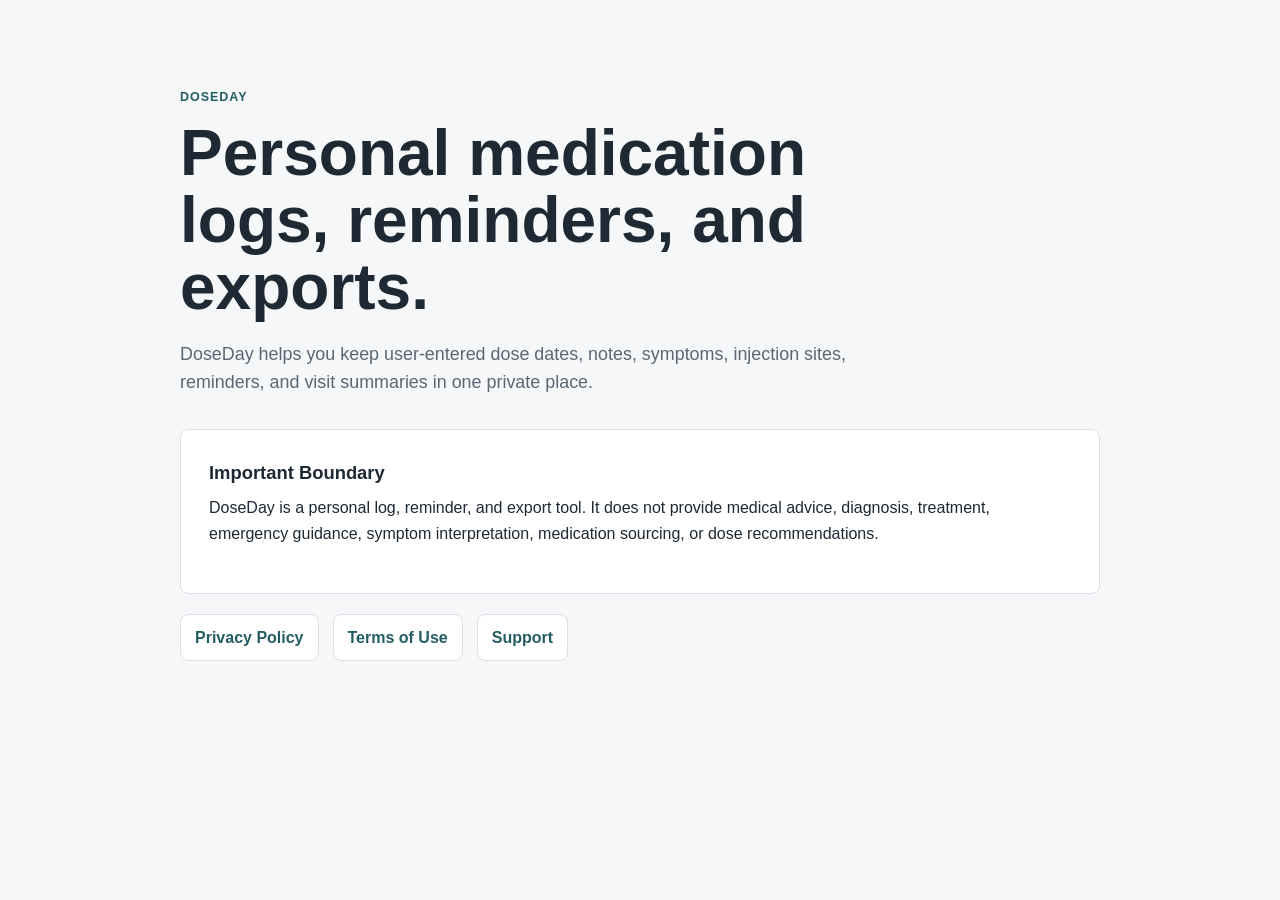
<file: index.html>
<!doctype html>
<html lang="en">
<head>
  <meta charset="utf-8">
  <meta name="viewport" content="width=device-width, initial-scale=1">
  <title>DoseDay</title>
  <link rel="stylesheet" href="styles.css">
</head>
<body>
  <main class="page">
    <header class="hero">
      <p class="eyebrow">DoseDay</p>
      <h1>Personal medication logs, reminders, and exports.</h1>
      <p>DoseDay helps you keep user-entered dose dates, notes, symptoms, injection sites, reminders, and visit summaries in one private place.</p>
    </header>

    <section class="panel">
      <h2>Important Boundary</h2>
      <p>DoseDay is a personal log, reminder, and export tool. It does not provide medical advice, diagnosis, treatment, emergency guidance, symptom interpretation, medication sourcing, or dose recommendations.</p>
    </section>

    <nav class="links" aria-label="Legal and support links">
      <a href="privacy.html">Privacy Policy</a>
      <a href="terms.html">Terms of Use</a>
      <a href="support.html">Support</a>
    </nav>
  </main>
</body>
</html>
</file>
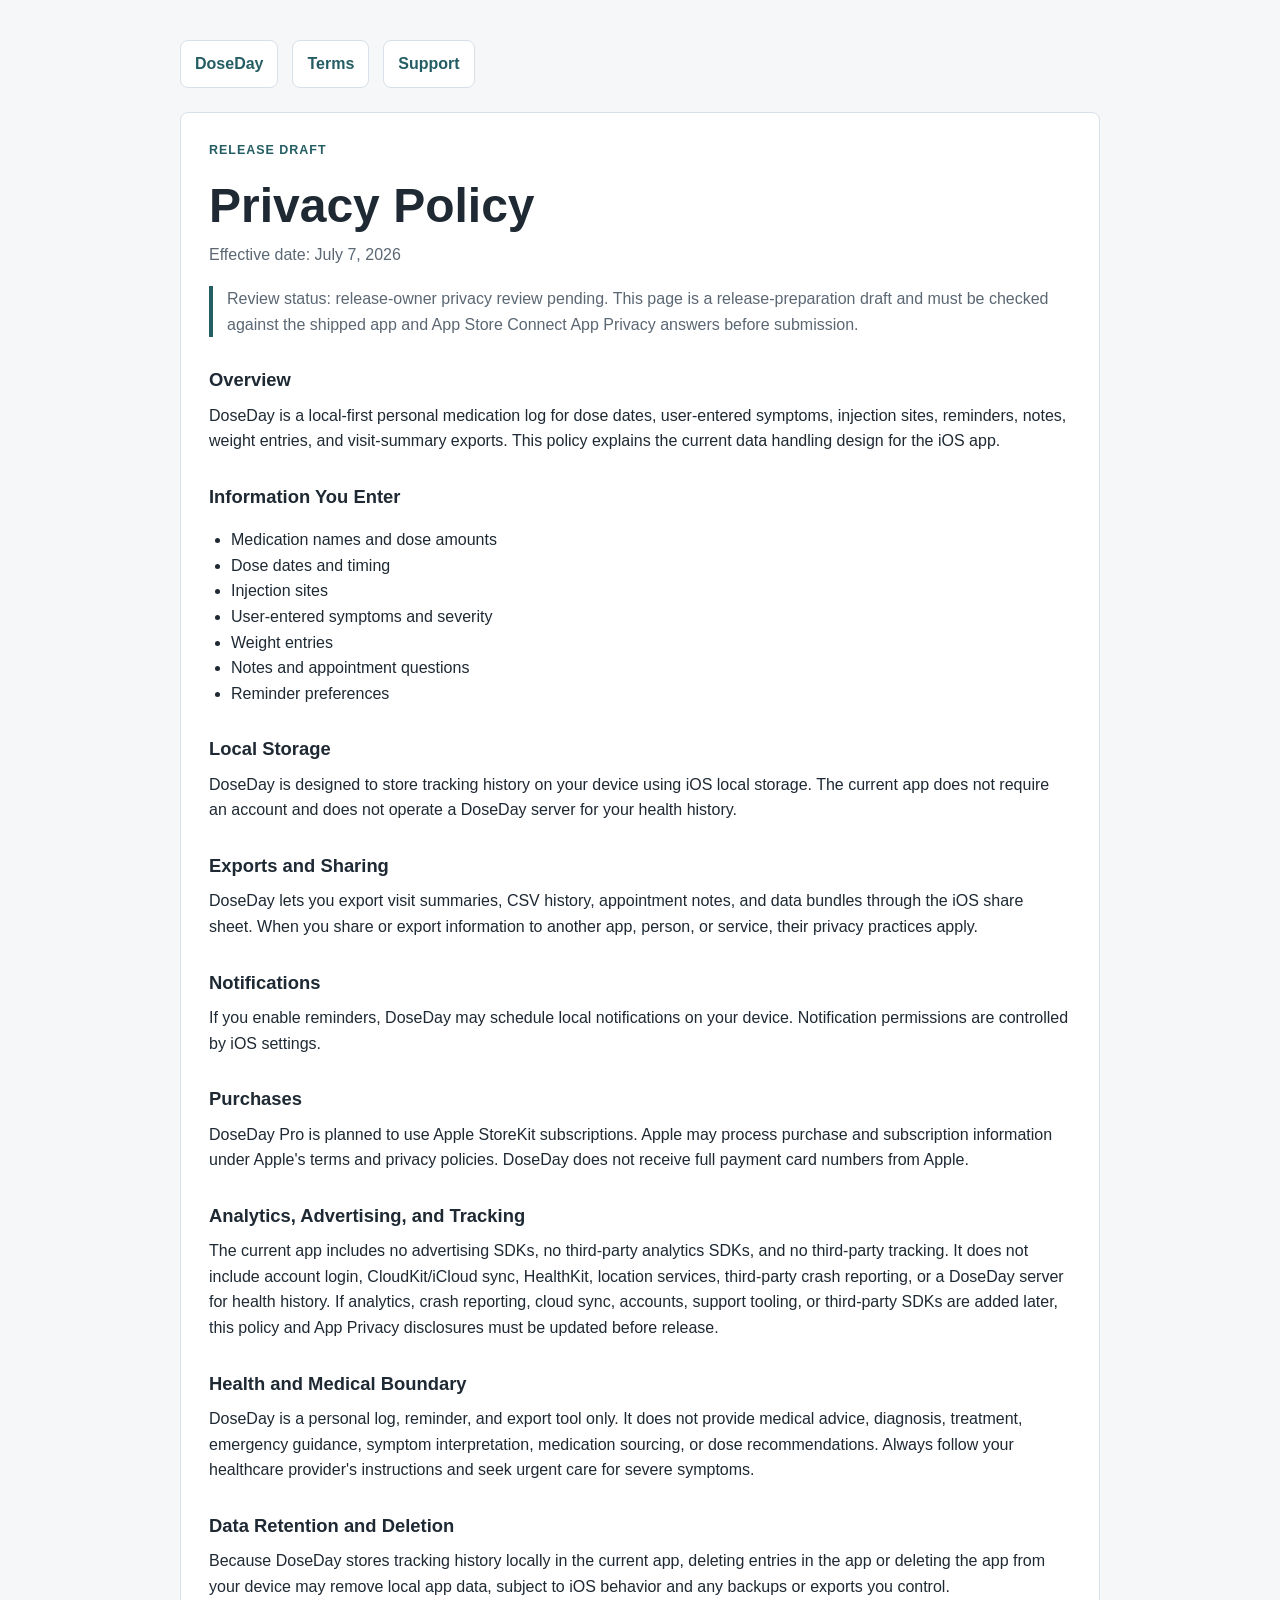
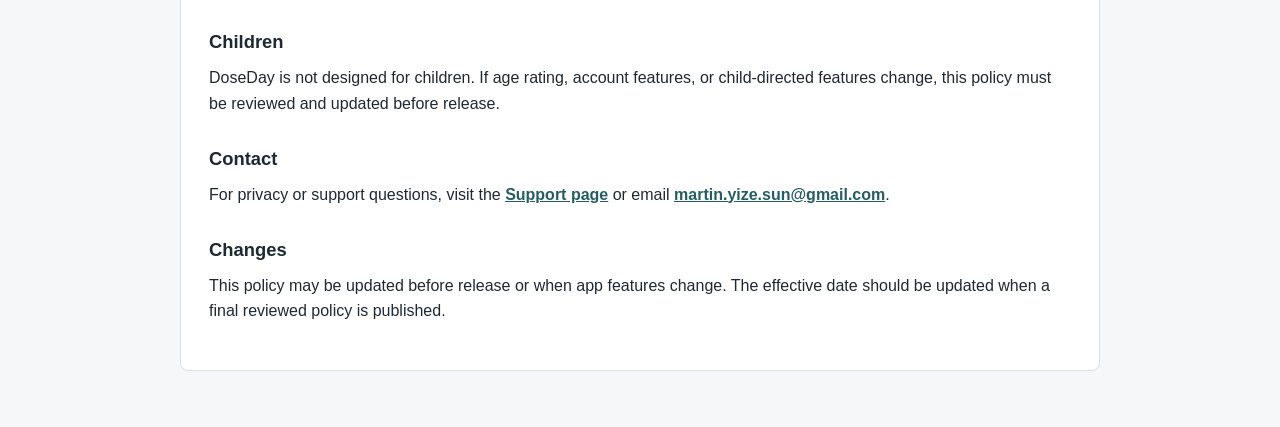
<file: privacy.html>
<!doctype html>
<html lang="en">
<head>
  <meta charset="utf-8">
  <meta name="viewport" content="width=device-width, initial-scale=1">
  <title>DoseDay Privacy Policy</title>
  <link rel="stylesheet" href="styles.css">
</head>
<body>
  <main class="page">
    <nav class="topnav" aria-label="Site navigation">
      <a href="index.html">DoseDay</a>
      <a href="terms.html">Terms</a>
      <a href="support.html">Support</a>
    </nav>

    <article class="document">
      <p class="eyebrow">Release draft</p>
      <h1>Privacy Policy</h1>
      <p class="muted">Effective date: July 7, 2026</p>
      <p class="notice">Review status: release-owner privacy review pending. This page is a release-preparation draft and must be checked against the shipped app and App Store Connect App Privacy answers before submission.</p>

      <h2>Overview</h2>
      <p>DoseDay is a local-first personal medication log for dose dates, user-entered symptoms, injection sites, reminders, notes, weight entries, and visit-summary exports. This policy explains the current data handling design for the iOS app.</p>

      <h2>Information You Enter</h2>
      <ul>
        <li>Medication names and dose amounts</li>
        <li>Dose dates and timing</li>
        <li>Injection sites</li>
        <li>User-entered symptoms and severity</li>
        <li>Weight entries</li>
        <li>Notes and appointment questions</li>
        <li>Reminder preferences</li>
      </ul>

      <h2>Local Storage</h2>
      <p>DoseDay is designed to store tracking history on your device using iOS local storage. The current app does not require an account and does not operate a DoseDay server for your health history.</p>

      <h2>Exports and Sharing</h2>
      <p>DoseDay lets you export visit summaries, CSV history, appointment notes, and data bundles through the iOS share sheet. When you share or export information to another app, person, or service, their privacy practices apply.</p>

      <h2>Notifications</h2>
      <p>If you enable reminders, DoseDay may schedule local notifications on your device. Notification permissions are controlled by iOS settings.</p>

      <h2>Purchases</h2>
      <p>DoseDay Pro is planned to use Apple StoreKit subscriptions. Apple may process purchase and subscription information under Apple's terms and privacy policies. DoseDay does not receive full payment card numbers from Apple.</p>

      <h2>Analytics, Advertising, and Tracking</h2>
      <p>The current app includes no advertising SDKs, no third-party analytics SDKs, and no third-party tracking. It does not include account login, CloudKit/iCloud sync, HealthKit, location services, third-party crash reporting, or a DoseDay server for health history. If analytics, crash reporting, cloud sync, accounts, support tooling, or third-party SDKs are added later, this policy and App Privacy disclosures must be updated before release.</p>

      <h2>Health and Medical Boundary</h2>
      <p>DoseDay is a personal log, reminder, and export tool only. It does not provide medical advice, diagnosis, treatment, emergency guidance, symptom interpretation, medication sourcing, or dose recommendations. Always follow your healthcare provider's instructions and seek urgent care for severe symptoms.</p>

      <h2>Data Retention and Deletion</h2>
      <p>Because DoseDay stores tracking history locally in the current app, deleting entries in the app or deleting the app from your device may remove local app data, subject to iOS behavior and any backups or exports you control.</p>

      <h2>Children</h2>
      <p>DoseDay is not designed for children. If age rating, account features, or child-directed features change, this policy must be reviewed and updated before release.</p>

      <h2>Contact</h2>
      <p>For privacy or support questions, visit the <a href="support.html">Support page</a> or email <a href="mailto:martin.yize.sun@gmail.com">martin.yize.sun@gmail.com</a>.</p>

      <h2>Changes</h2>
      <p>This policy may be updated before release or when app features change. The effective date should be updated when a final reviewed policy is published.</p>
    </article>
  </main>
</body>
</html>
</file>
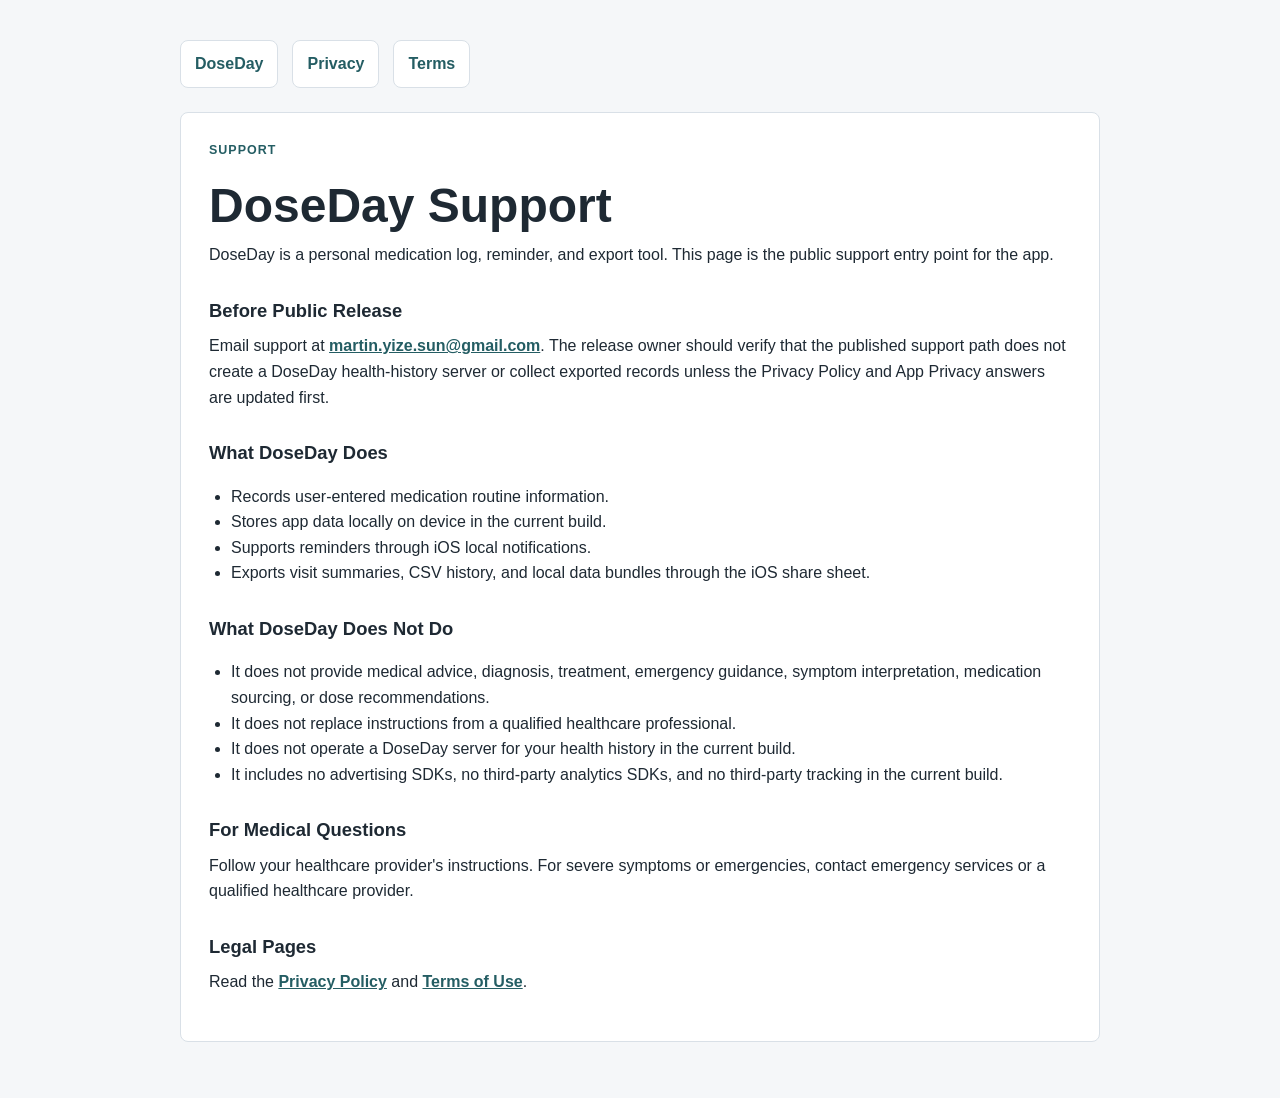
<file: support.html>
<!doctype html>
<html lang="en">
<head>
  <meta charset="utf-8">
  <meta name="viewport" content="width=device-width, initial-scale=1">
  <title>DoseDay Support</title>
  <link rel="stylesheet" href="styles.css">
</head>
<body>
  <main class="page">
    <nav class="topnav" aria-label="Site navigation">
      <a href="index.html">DoseDay</a>
      <a href="privacy.html">Privacy</a>
      <a href="terms.html">Terms</a>
    </nav>

    <article class="document">
      <p class="eyebrow">Support</p>
      <h1>DoseDay Support</h1>
      <p>DoseDay is a personal medication log, reminder, and export tool. This page is the public support entry point for the app.</p>

      <h2>Before Public Release</h2>
      <p>Email support at <a href="mailto:martin.yize.sun@gmail.com">martin.yize.sun@gmail.com</a>. The release owner should verify that the published support path does not create a DoseDay health-history server or collect exported records unless the Privacy Policy and App Privacy answers are updated first.</p>

      <h2>What DoseDay Does</h2>
      <ul>
        <li>Records user-entered medication routine information.</li>
        <li>Stores app data locally on device in the current build.</li>
        <li>Supports reminders through iOS local notifications.</li>
        <li>Exports visit summaries, CSV history, and local data bundles through the iOS share sheet.</li>
      </ul>

      <h2>What DoseDay Does Not Do</h2>
      <ul>
        <li>It does not provide medical advice, diagnosis, treatment, emergency guidance, symptom interpretation, medication sourcing, or dose recommendations.</li>
        <li>It does not replace instructions from a qualified healthcare professional.</li>
        <li>It does not operate a DoseDay server for your health history in the current build.</li>
        <li>It includes no advertising SDKs, no third-party analytics SDKs, and no third-party tracking in the current build.</li>
      </ul>

      <h2>For Medical Questions</h2>
      <p>Follow your healthcare provider's instructions. For severe symptoms or emergencies, contact emergency services or a qualified healthcare provider.</p>

      <h2>Legal Pages</h2>
      <p>Read the <a href="privacy.html">Privacy Policy</a> and <a href="terms.html">Terms of Use</a>.</p>
    </article>
  </main>
</body>
</html>
</file>
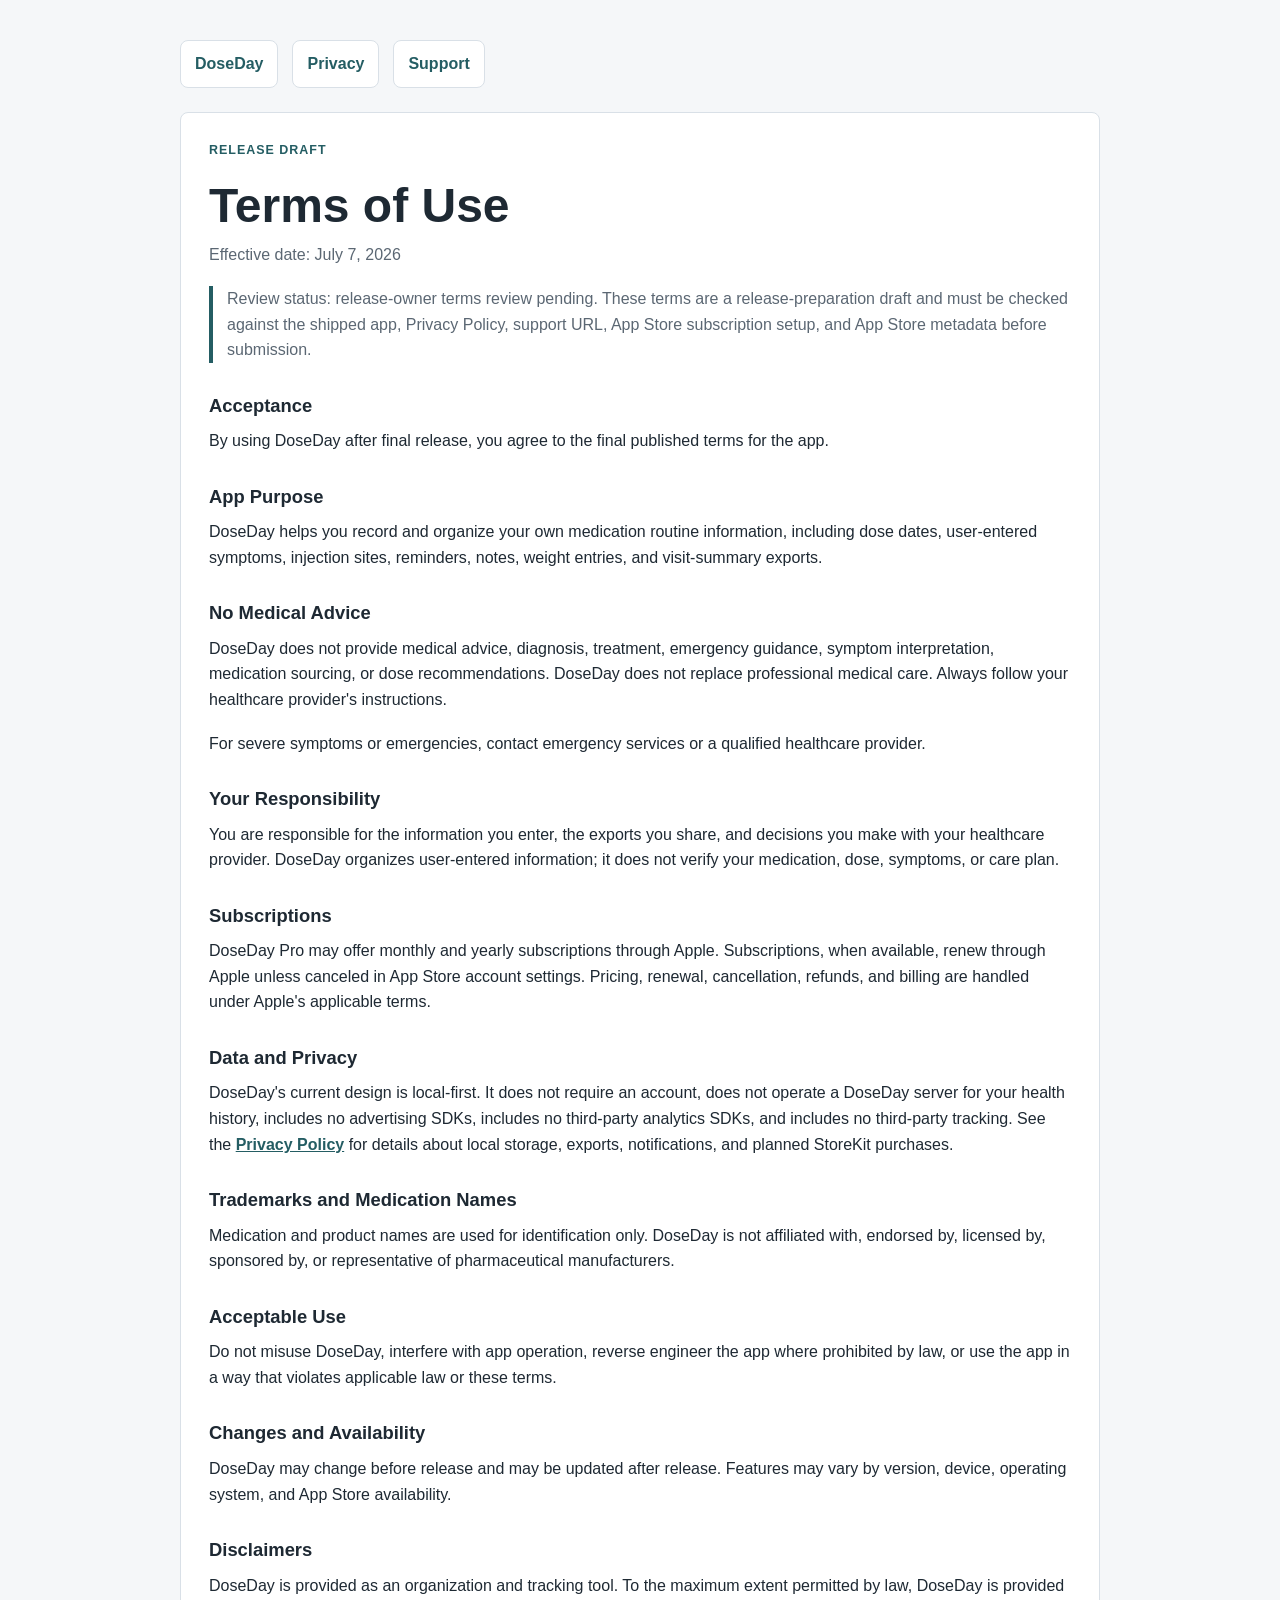
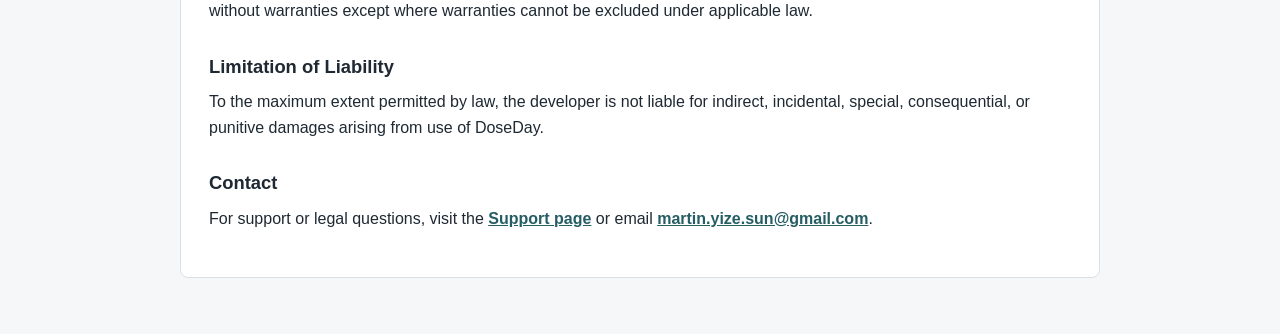
<file: terms.html>
<!doctype html>
<html lang="en">
<head>
  <meta charset="utf-8">
  <meta name="viewport" content="width=device-width, initial-scale=1">
  <title>DoseDay Terms of Use</title>
  <link rel="stylesheet" href="styles.css">
</head>
<body>
  <main class="page">
    <nav class="topnav" aria-label="Site navigation">
      <a href="index.html">DoseDay</a>
      <a href="privacy.html">Privacy</a>
      <a href="support.html">Support</a>
    </nav>

    <article class="document">
      <p class="eyebrow">Release draft</p>
      <h1>Terms of Use</h1>
      <p class="muted">Effective date: July 7, 2026</p>
      <p class="notice">Review status: release-owner terms review pending. These terms are a release-preparation draft and must be checked against the shipped app, Privacy Policy, support URL, App Store subscription setup, and App Store metadata before submission.</p>

      <h2>Acceptance</h2>
      <p>By using DoseDay after final release, you agree to the final published terms for the app.</p>

      <h2>App Purpose</h2>
      <p>DoseDay helps you record and organize your own medication routine information, including dose dates, user-entered symptoms, injection sites, reminders, notes, weight entries, and visit-summary exports.</p>

      <h2>No Medical Advice</h2>
      <p>DoseDay does not provide medical advice, diagnosis, treatment, emergency guidance, symptom interpretation, medication sourcing, or dose recommendations. DoseDay does not replace professional medical care. Always follow your healthcare provider's instructions.</p>
      <p>For severe symptoms or emergencies, contact emergency services or a qualified healthcare provider.</p>

      <h2>Your Responsibility</h2>
      <p>You are responsible for the information you enter, the exports you share, and decisions you make with your healthcare provider. DoseDay organizes user-entered information; it does not verify your medication, dose, symptoms, or care plan.</p>

      <h2>Subscriptions</h2>
      <p>DoseDay Pro may offer monthly and yearly subscriptions through Apple. Subscriptions, when available, renew through Apple unless canceled in App Store account settings. Pricing, renewal, cancellation, refunds, and billing are handled under Apple's applicable terms.</p>

      <h2>Data and Privacy</h2>
      <p>DoseDay's current design is local-first. It does not require an account, does not operate a DoseDay server for your health history, includes no advertising SDKs, includes no third-party analytics SDKs, and includes no third-party tracking. See the <a href="privacy.html">Privacy Policy</a> for details about local storage, exports, notifications, and planned StoreKit purchases.</p>

      <h2>Trademarks and Medication Names</h2>
      <p>Medication and product names are used for identification only. DoseDay is not affiliated with, endorsed by, licensed by, sponsored by, or representative of pharmaceutical manufacturers.</p>

      <h2>Acceptable Use</h2>
      <p>Do not misuse DoseDay, interfere with app operation, reverse engineer the app where prohibited by law, or use the app in a way that violates applicable law or these terms.</p>

      <h2>Changes and Availability</h2>
      <p>DoseDay may change before release and may be updated after release. Features may vary by version, device, operating system, and App Store availability.</p>

      <h2>Disclaimers</h2>
      <p>DoseDay is provided as an organization and tracking tool. To the maximum extent permitted by law, DoseDay is provided without warranties except where warranties cannot be excluded under applicable law.</p>

      <h2>Limitation of Liability</h2>
      <p>To the maximum extent permitted by law, the developer is not liable for indirect, incidental, special, consequential, or punitive damages arising from use of DoseDay.</p>

      <h2>Contact</h2>
      <p>For support or legal questions, visit the <a href="support.html">Support page</a> or email <a href="mailto:martin.yize.sun@gmail.com">martin.yize.sun@gmail.com</a>.</p>
    </article>
  </main>
</body>
</html>
</file>
<file: styles.css>
:root {
  color-scheme: light;
  --ink: #1e2933;
  --muted: #5b6773;
  --line: #d9e0e7;
  --surface: #ffffff;
  --page: #f5f7f9;
  --accent: #245d63;
}

* {
  box-sizing: border-box;
}

body {
  margin: 0;
  font-family: -apple-system, BlinkMacSystemFont, "Segoe UI", sans-serif;
  background: var(--page);
  color: var(--ink);
  line-height: 1.6;
}

a {
  color: var(--accent);
  font-weight: 650;
}

.page {
  width: min(920px, calc(100% - 32px));
  margin: 0 auto;
  padding: 40px 0 56px;
}

.hero {
  padding: 48px 0 32px;
}

.hero h1 {
  max-width: 760px;
  margin: 0 0 18px;
  font-size: clamp(2rem, 6vw, 4rem);
  line-height: 1.05;
  letter-spacing: 0;
}

.hero p:last-child {
  max-width: 680px;
  margin: 0;
  color: var(--muted);
  font-size: 1.12rem;
}

.eyebrow {
  margin: 0 0 12px;
  color: var(--accent);
  font-size: 0.78rem;
  font-weight: 750;
  letter-spacing: 0.08em;
  text-transform: uppercase;
}

.panel,
.document {
  background: var(--surface);
  border: 1px solid var(--line);
  border-radius: 8px;
  padding: 28px;
}

.panel {
  margin: 0 0 20px;
}

.panel h2,
.document h2 {
  margin: 0 0 8px;
  font-size: 1.15rem;
}

.panel p,
.document p {
  margin: 0 0 18px;
}

.document h1 {
  margin: 0 0 10px;
  font-size: clamp(1.9rem, 5vw, 3rem);
  line-height: 1.12;
  letter-spacing: 0;
}

.document h2 {
  margin-top: 28px;
}

.document ul {
  padding-left: 22px;
}

.topnav,
.links {
  display: flex;
  flex-wrap: wrap;
  gap: 14px;
  margin-bottom: 24px;
}

.links a,
.topnav a {
  display: inline-flex;
  min-height: 44px;
  align-items: center;
  border: 1px solid var(--line);
  border-radius: 8px;
  background: var(--surface);
  padding: 10px 14px;
  text-decoration: none;
}

.muted {
  color: var(--muted);
}

.notice {
  border-left: 4px solid var(--accent);
  padding-left: 14px;
  color: var(--muted);
}
</file>
